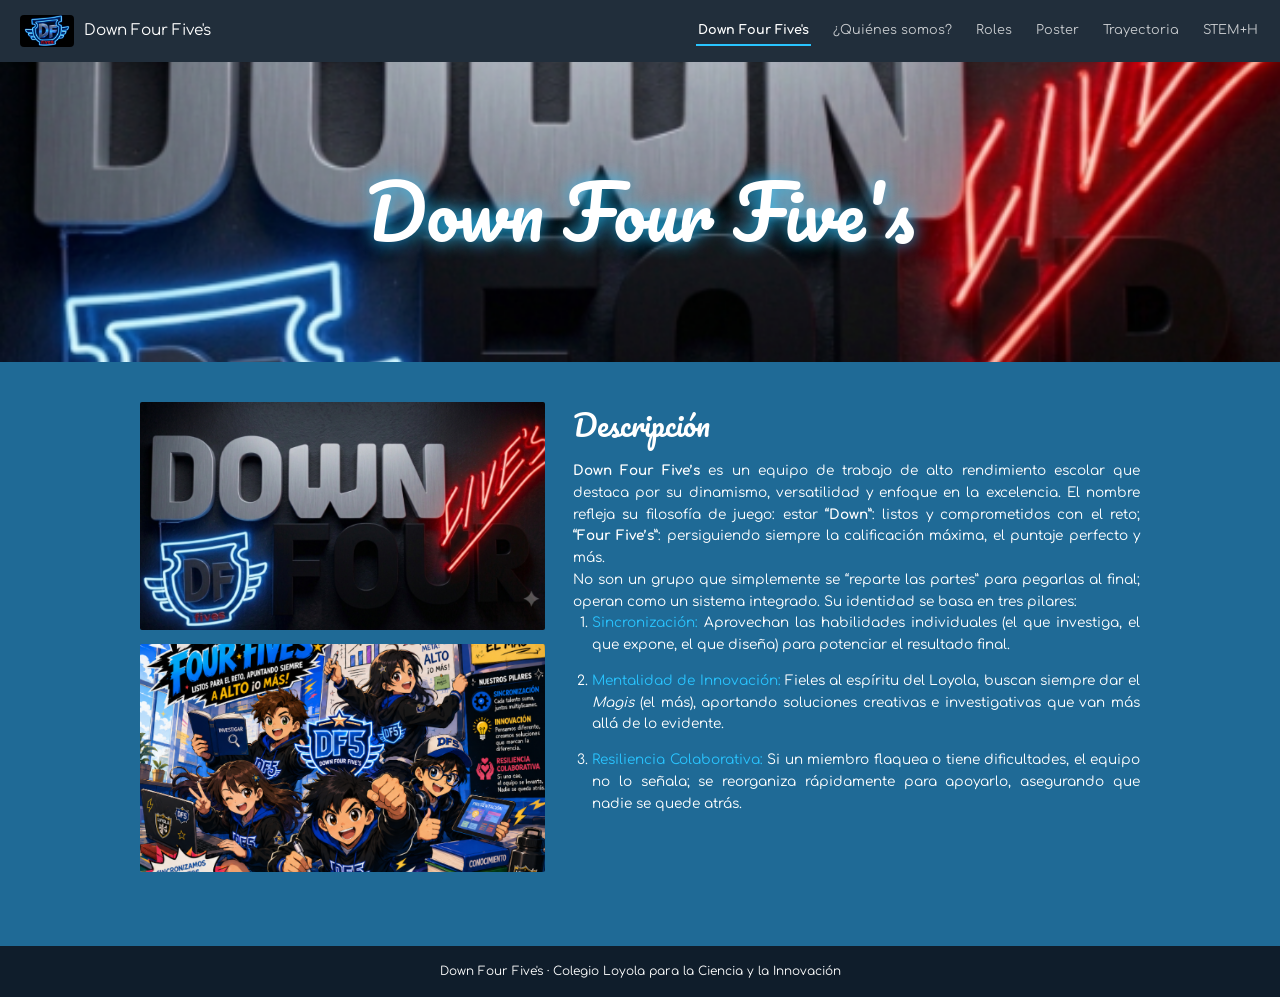
<file: index.html>
<!DOCTYPE html>
<html lang="es">

<head>
  <meta charset="UTF-8">
  <meta name="viewport" content="width=device-width, initial-scale=1">
  <title>Inicio | Down Four Five's</title>
  <link rel="preconnect" href="https://fonts.googleapis.com">
  <link href="https://fonts.googleapis.com/css2?family=Comfortaa:wght@400;700&family=Pacifico&display=swap"
    rel="stylesheet">
  <link rel="stylesheet" href="style.css">
</head>

<body>
  <nav class="nav">
    <a class="logo" href="index.html"><img src="img/logopag.jpeg" alt="Logo Down Four Five's"><span>Down Four
        Five's</span></a>
    <a class="link" data-p="index" href="index.html">Down Four Five's</a>
    <a class="link" data-p="quienes" href="quienes-somos.html">¿Quiénes somos?</a>
    <a class="link" data-p="roles" href="roles.html">Roles</a>
    <a class="link" data-p="poster" href="poster.html">Poster</a>
    <a class="link" data-p="trayectoria" href="trayectoria.html">Trayectoria</a>
    <a class="link" data-p="stem" href="stem-h.html">STEM+H</a>
  </nav>
  <header class="hero">
    <h1>Down Four Five's</h1>
  </header>
  <main class="seccion">
    <div class="contenido descripcion">
      <div><img src="img/baner.png" alt="Banner del equipo"><img src="img/banner-anime.png"
          alt="Ilustración del equipo"></div>
      <div>
        <h2>Descripción</h2>
        <p><strong>Down Four Five’s</strong> es un equipo de trabajo de alto rendimiento escolar que destaca por su
          dinamismo, versatilidad y enfoque en la excelencia. El nombre refleja su filosofía de juego: estar
          <strong>“Down”</strong>: listos y comprometidos con el reto; <strong>“Four Five’s”</strong>: persiguiendo
          siempre la calificación máxima, el puntaje perfecto y más.</p>
        <p>No son un grupo que simplemente se “reparte las partes” para pegarlas al final; operan como un sistema
          integrado. Su identidad se basa en tres pilares:</p>
        <ol class="pilares">
          <li><span class="cian">Sincronización:</span> Aprovechan las habilidades individuales (el que investiga, el
            que expone, el que diseña) para potenciar el resultado final.</li>
          <li><span class="cian">Mentalidad de Innovación:</span> Fieles al espíritu del Loyola, buscan siempre dar el
            <em>Magis</em> (el más), aportando soluciones creativas e investigativas que van más allá de lo evidente.
          </li>
          <li><span class="cian">Resiliencia Colaborativa:</span> Si un miembro flaquea o tiene dificultades, el equipo
            no lo señala; se reorganiza rápidamente para apoyarlo, asegurando que nadie se quede atrás.</li>
        </ol>
      </div>
    </div>
  </main>
  <footer>Down Four Five's · Colegio Loyola para la Ciencia y la Innovación</footer>
  <script>document.querySelector('[data-p="index"]').classList.add('activo');</script>
</body>

</html>
</file>
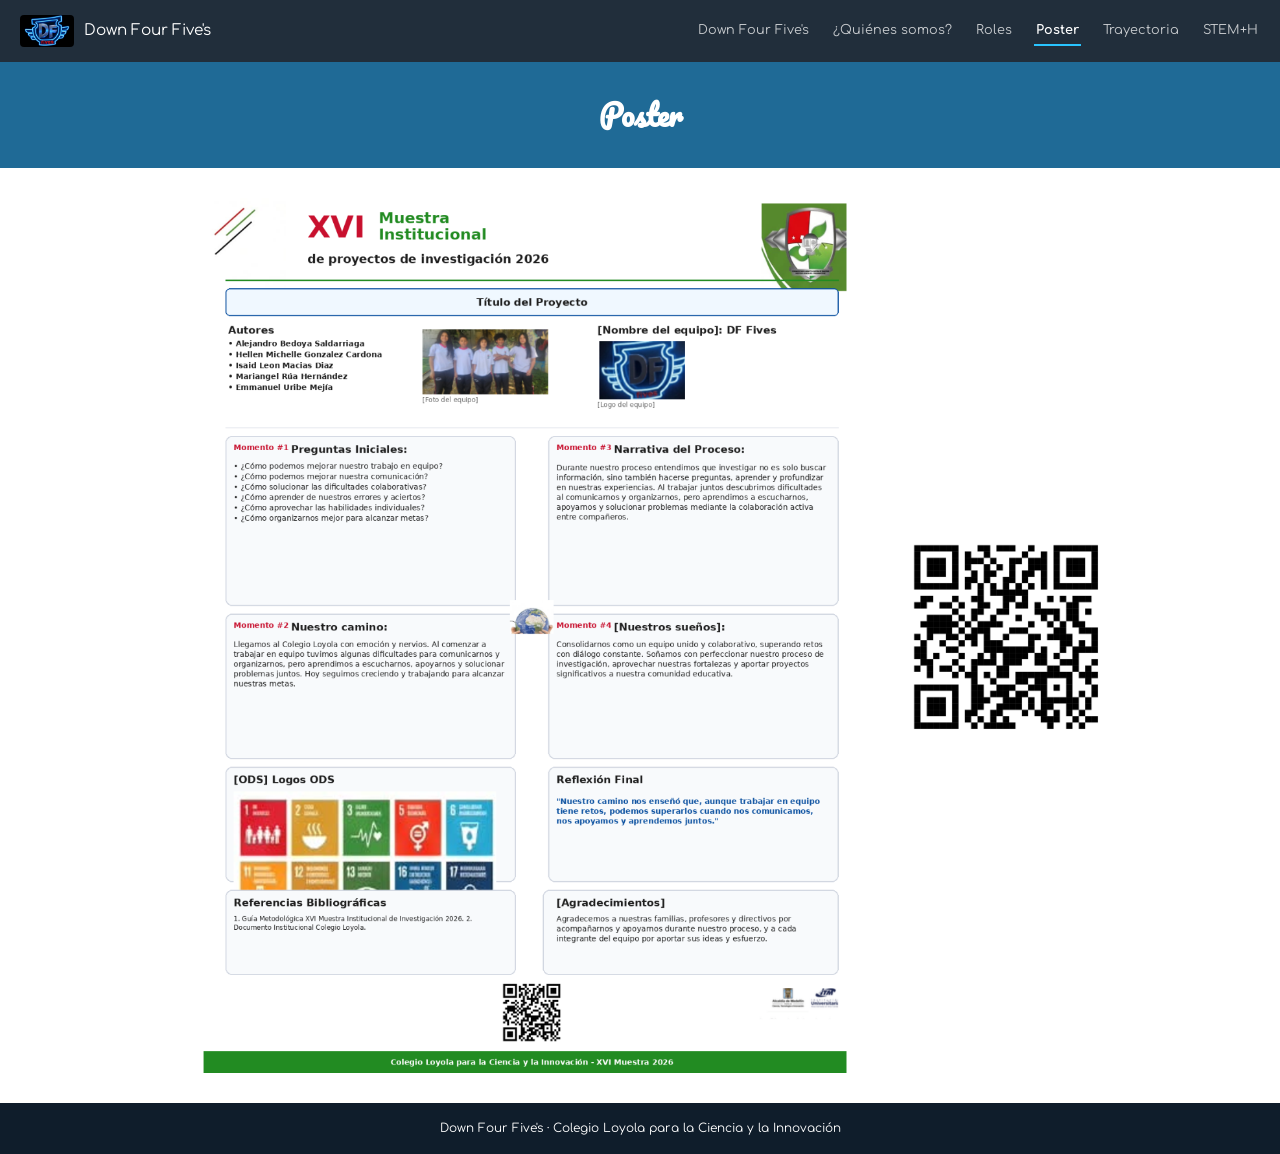
<file: poster.html>
<!DOCTYPE html>
<html lang="es">
<head>
<meta charset="UTF-8">
<meta name="viewport" content="width=device-width, initial-scale=1">
<title>Poster | Down Four Five's</title>
<link rel="preconnect" href="https://fonts.googleapis.com">
<link href="https://fonts.googleapis.com/css2?family=Comfortaa:wght@400;700&family=Pacifico&display=swap" rel="stylesheet">
<link rel="stylesheet" href="style.css">
</head>
<body>
<nav class="nav">
  <a class="logo" href="index.html"><img src="img/logopag.jpeg" alt="Logo Down Four Five's"><span>Down Four Five's</span></a>
  <a class="link" data-p="index" href="index.html">Down Four Five's</a>
  <a class="link" data-p="quienes" href="quienes-somos.html">¿Quiénes somos?</a>
  <a class="link" data-p="roles" href="roles.html">Roles</a>
  <a class="link" data-p="poster" href="poster.html">Poster</a>
  <a class="link" data-p="trayectoria" href="trayectoria.html">Trayectoria</a>
  <a class="link" data-p="stem" href="stem-h.html">STEM+H</a>
</nav>
<h1 class="titulo-poster">Poster</h1>

<main class="poster">

    <article class="poster-hoja">
        <img src="img/Diseño sin título.png" alt="Póster del proyecto Down Four Five's">
    </article>

    <div class="qr">
        <img src="img/qrcode_413594778_11d392b4f3afac4d6be59fc4ef9d8288.png" alt="Código QR para consultar el proyecto">
    </div>

</main>

<footer>Down Four Five's · Colegio Loyola para la Ciencia y la Innovación</footer>
<script>document.querySelector('[data-p="poster"]').classList.add('activo');</script>
</body>
</html>
</file>
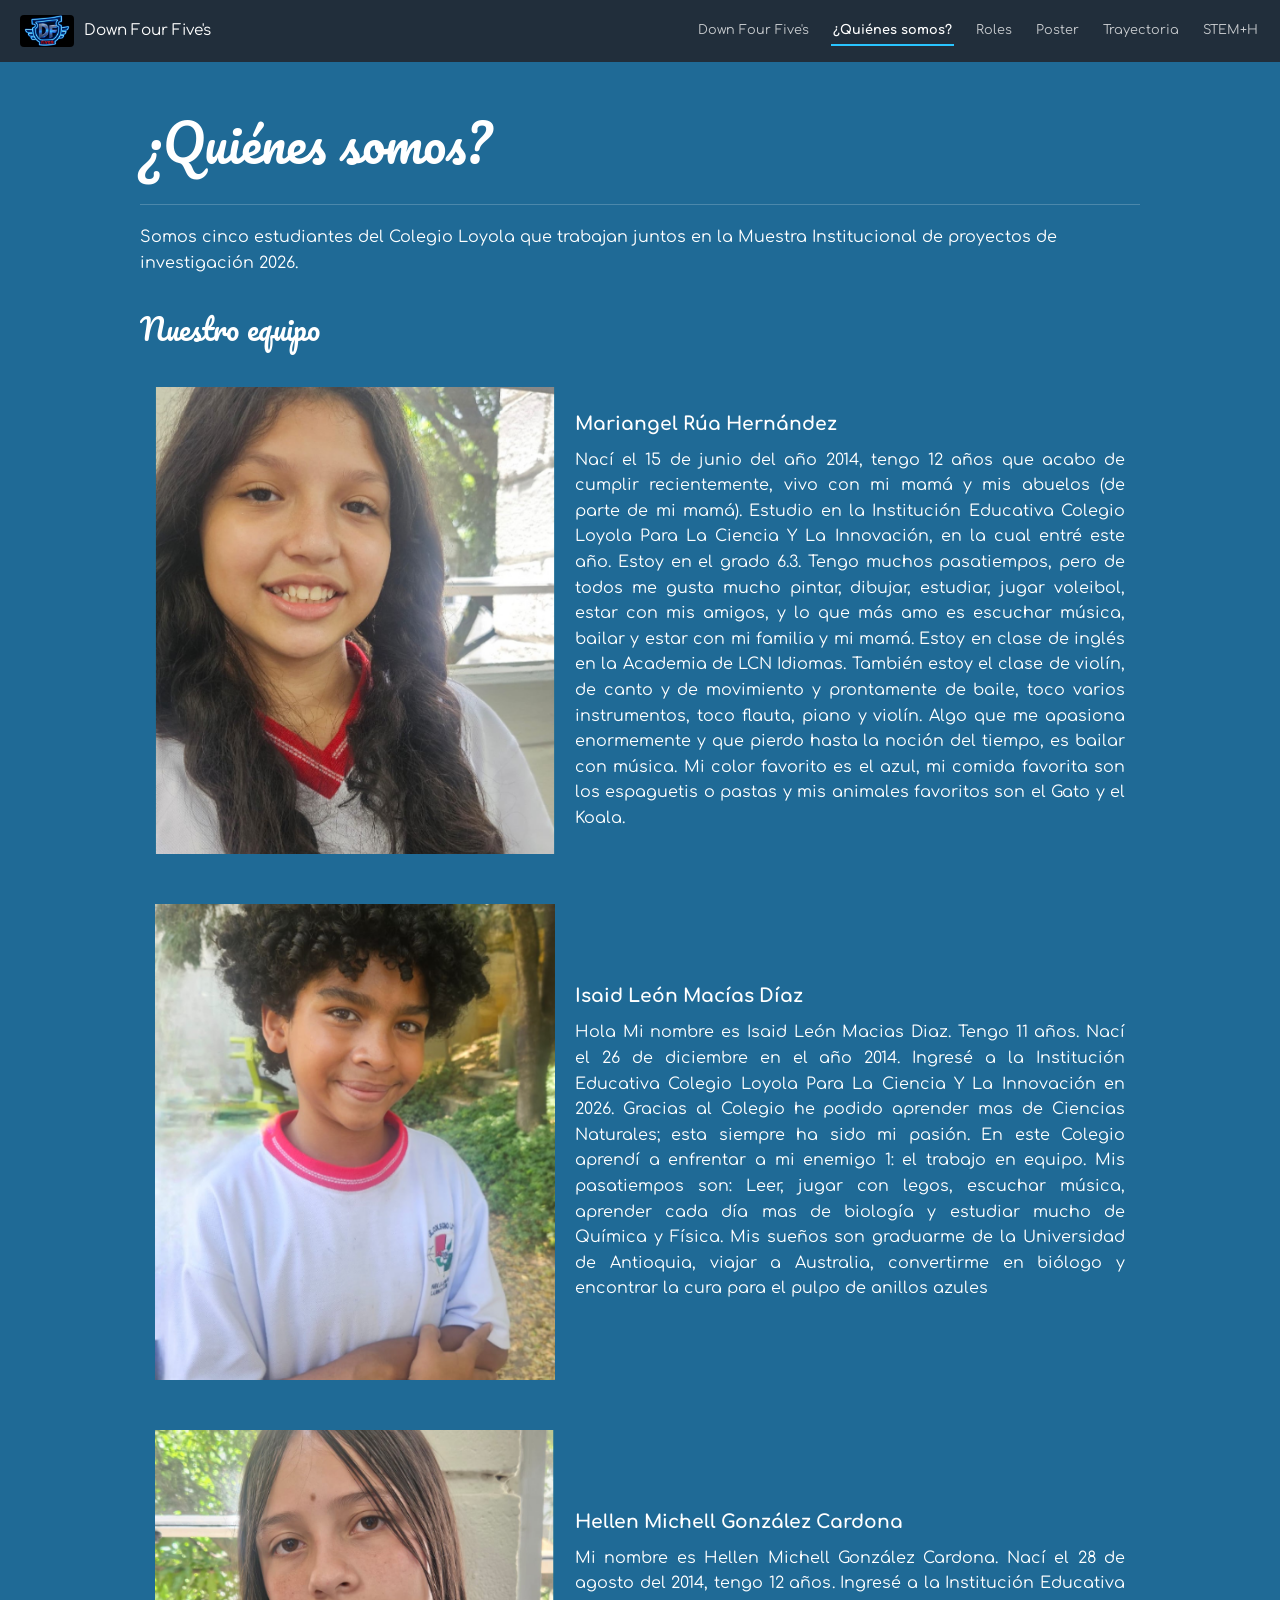
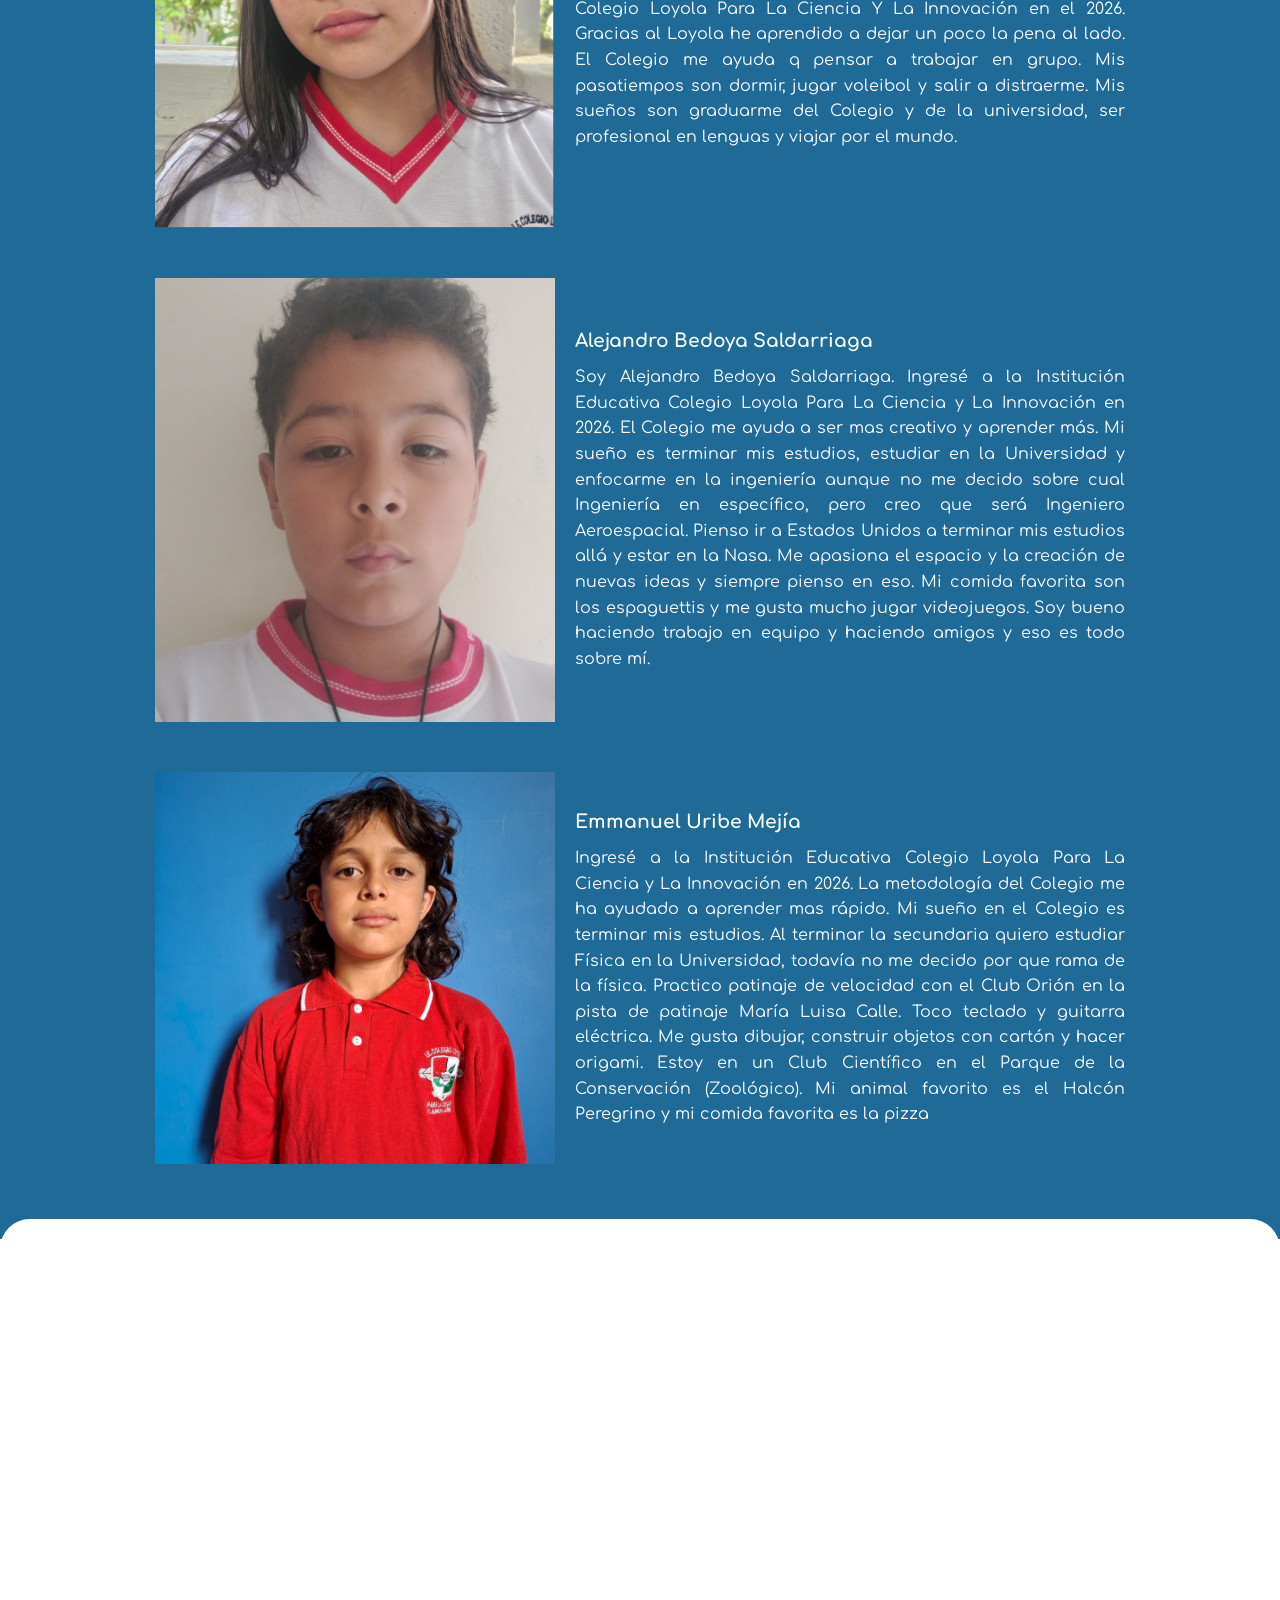
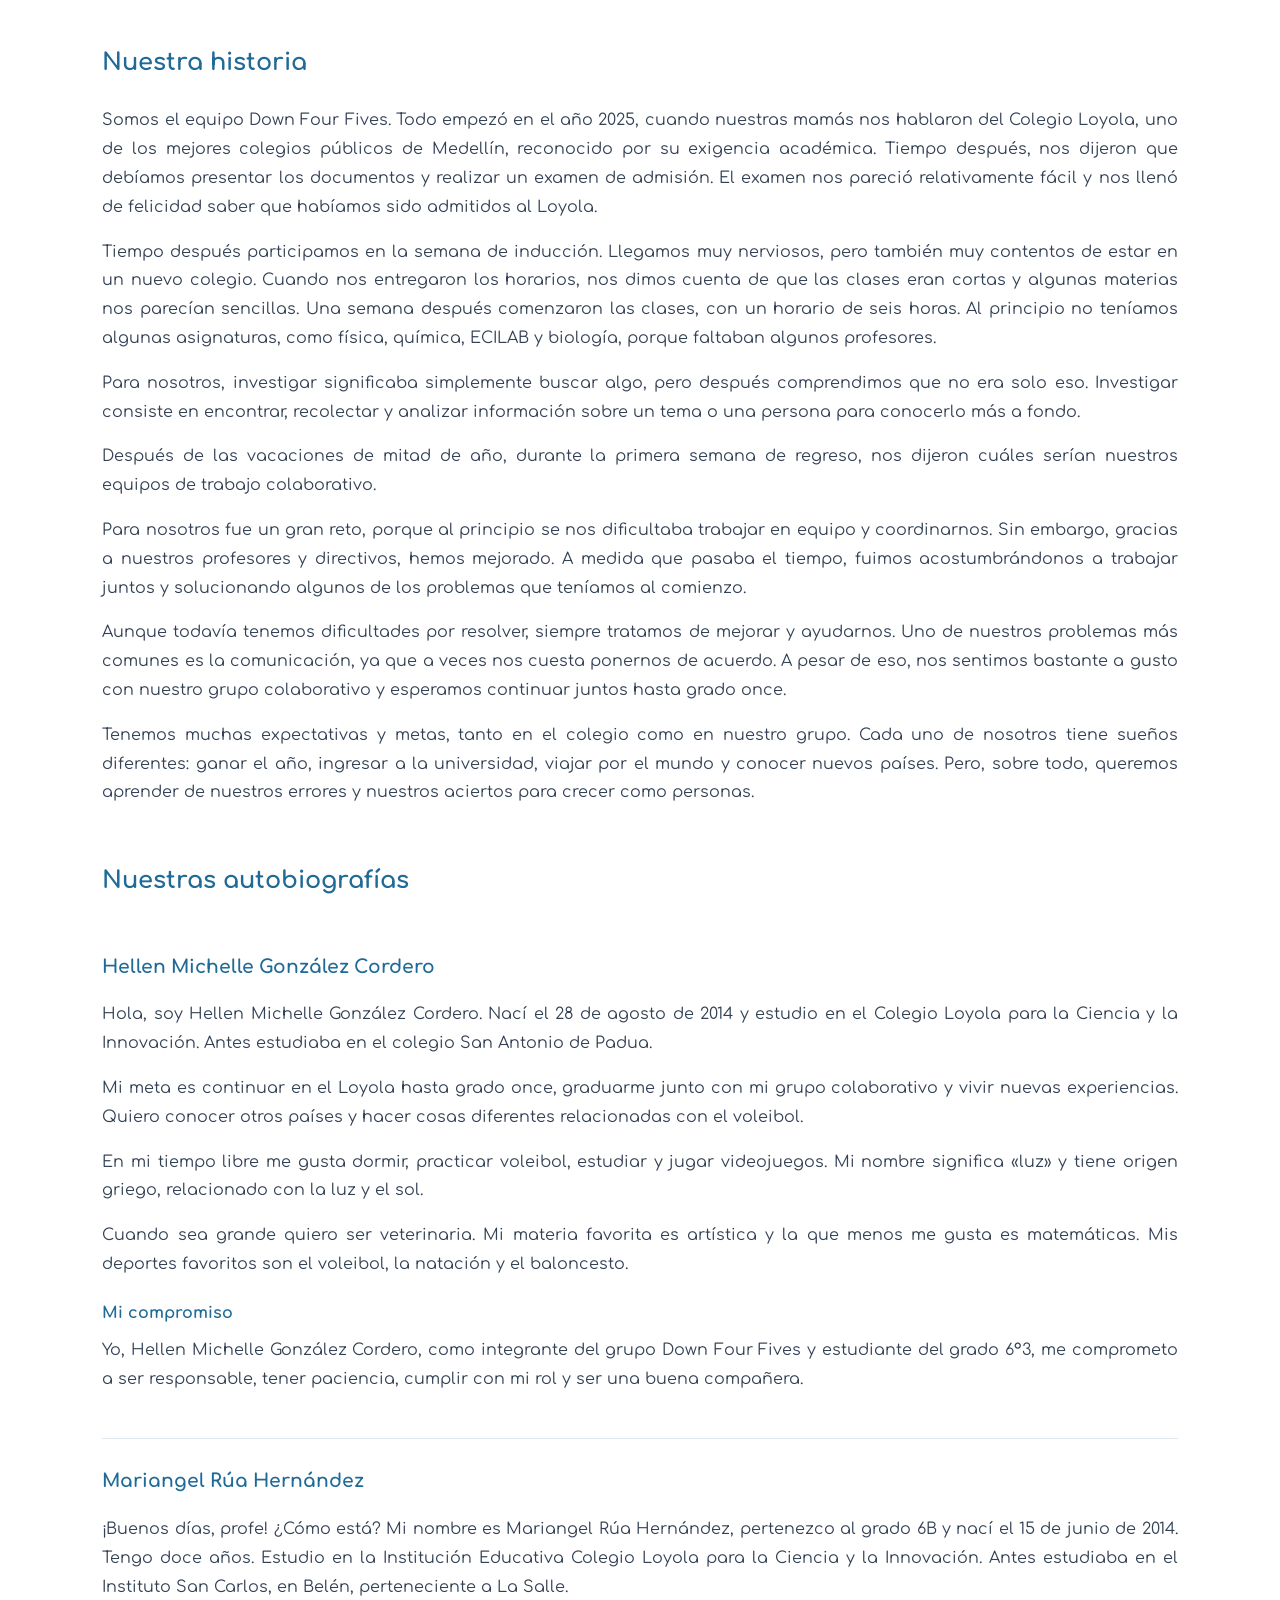
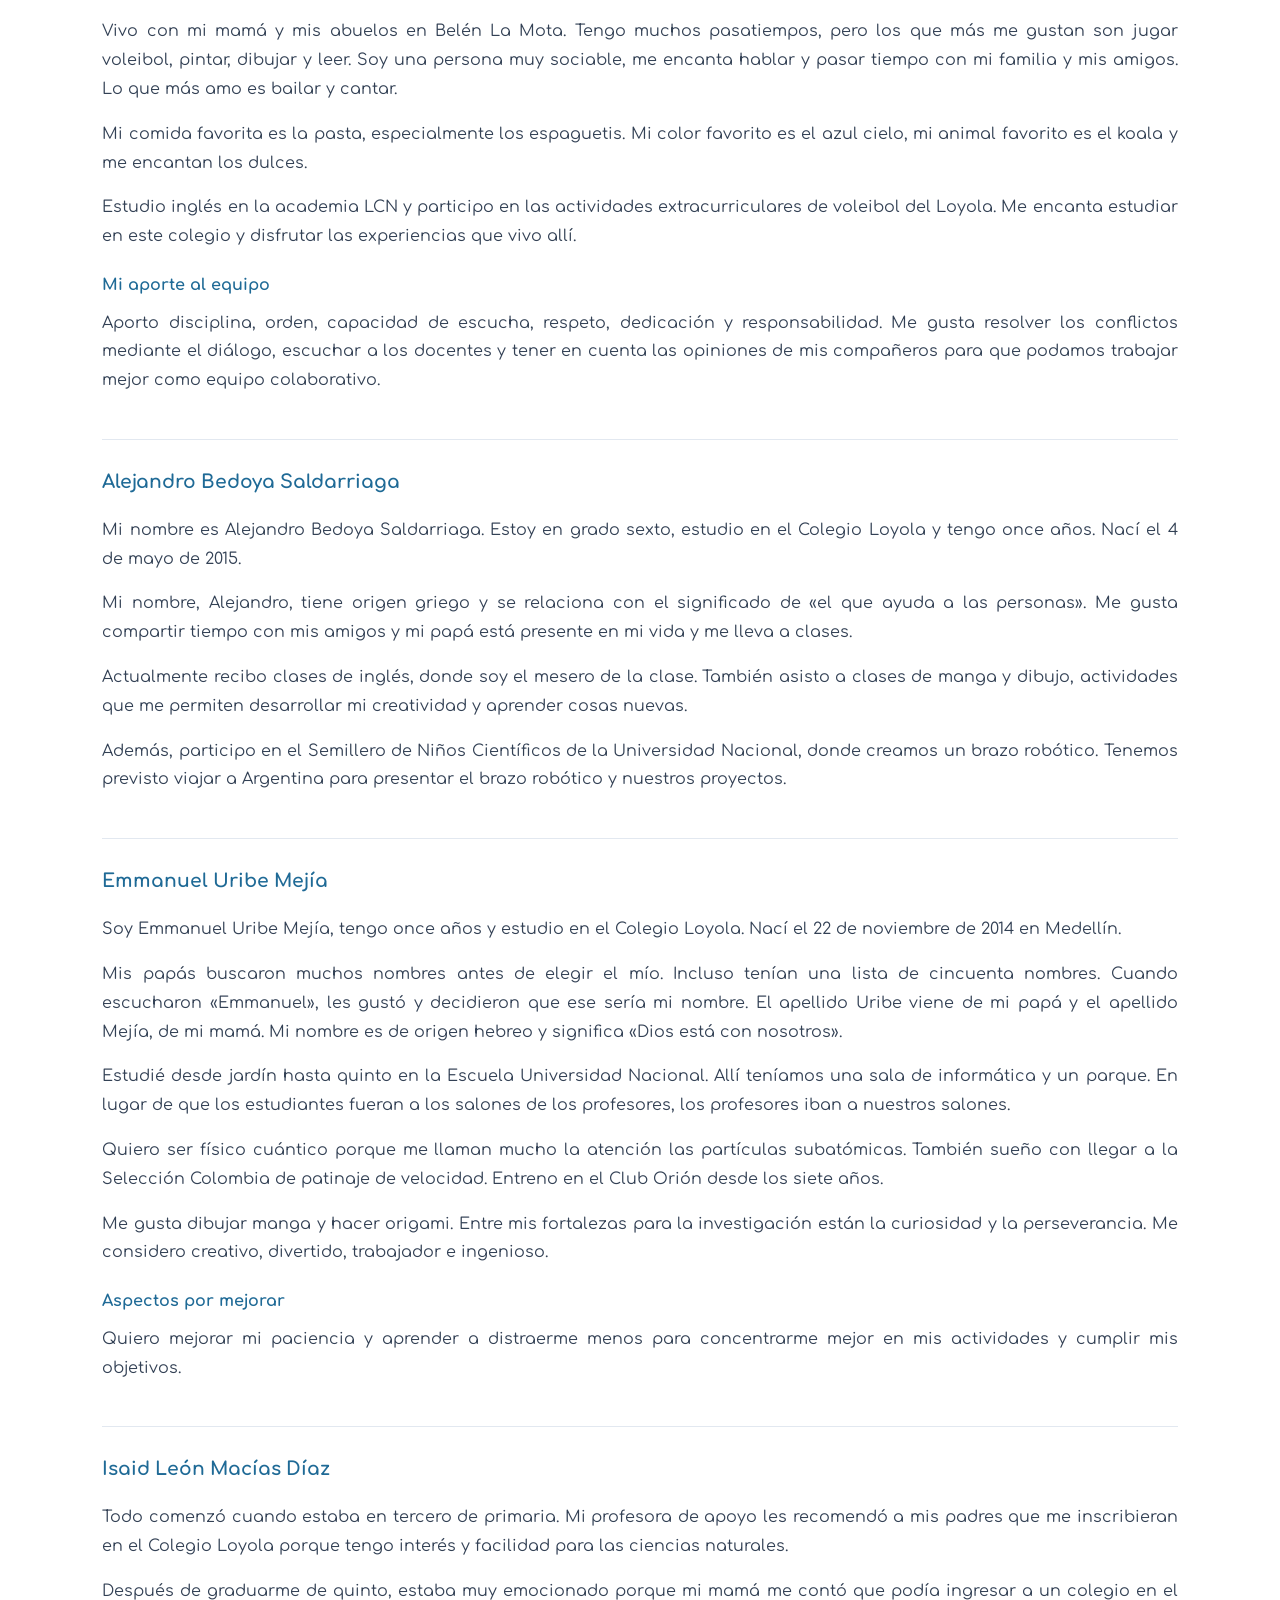
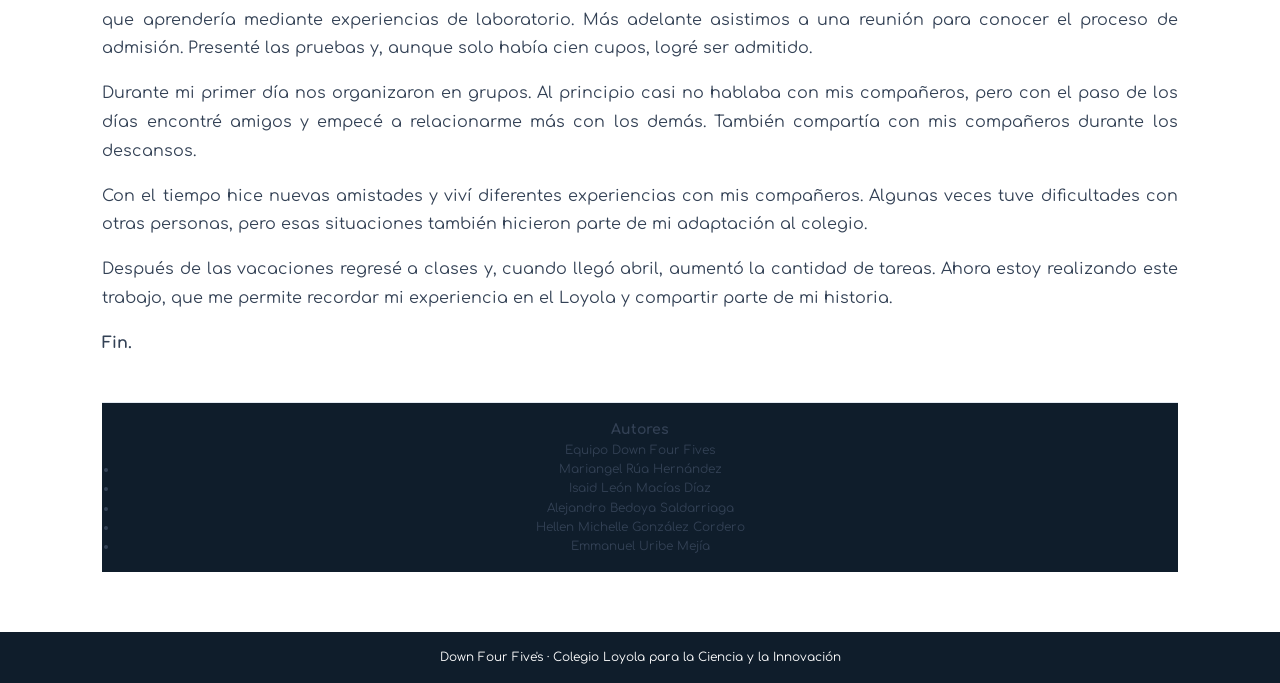
<file: quienes-somos.html>
<!DOCTYPE html>
<html lang="es">
<head>
<meta charset="UTF-8">
<meta name="viewport" content="width=device-width, initial-scale=1">
<title>¿Quiénes somos? | Down Four Five's</title>
<link rel="preconnect" href="https://fonts.googleapis.com">
<link href="https://fonts.googleapis.com/css2?family=Comfortaa:wght@400;700&family=Pacifico&display=swap" rel="stylesheet">
<link rel="stylesheet" href="style.css">
</head>
<body>
<nav class="nav">
  <a class="logo" href="index.html"><img src="img/logopag.jpeg" alt="Logo Down Four Five's"><span>Down Four Five's</span></a>
  <a class="link" data-p="index" href="index.html">Down Four Five's</a>
  <a class="link" data-p="quienes" href="quienes-somos.html">¿Quiénes somos?</a>
  <a class="link" data-p="roles" href="roles.html">Roles</a>
  <a class="link" data-p="poster" href="poster.html">Poster</a>
  <a class="link" data-p="trayectoria" href="trayectoria.html">Trayectoria</a>
  <a class="link" data-p="stem" href="stem-h.html">STEM+H</a>
</nav>
<main class="seccion"><div class="contenido"><h1>¿Quiénes somos?</h1>
<p>Somos cinco estudiantes del Colegio Loyola que trabajan juntos en la Muestra Institucional de proyectos de investigación 2026.</p>

<section class="equipo">
  <h2>Nuestro equipo</h2>

  <div class="lista-integrantes">
    <article class="integrante">
      <img src="img/niño3.png" alt="Foto de Mariangel Rúa Hernández">

      <div class="info-integrante">
        <h3>Mariangel Rúa Hernández</h3>
        <p>
          Nací el 15 de junio del año 2014, tengo 12 años que acabo de cumplir recientemente, vivo con mi mamá y mis
          abuelos (de parte de mi mamá).

          Estudio en la Institución Educativa Colegio Loyola Para La Ciencia Y La Innovación, en la cual entré este año.
          Estoy en el grado 6.3.

          Tengo muchos pasatiempos, pero de todos me gusta mucho pintar, dibujar, estudiar, jugar voleibol, estar con
          mis amigos, y lo que más amo es escuchar música, bailar y estar con mi familia y mi mamá.

          Estoy en clase de inglés en la Academia de LCN Idiomas. También estoy el clase de violín, de canto y de
          movimiento y prontamente de baile, toco varios instrumentos, toco flauta, piano y violín.

          Algo que me apasiona enormemente y que pierdo hasta la noción del tiempo, es bailar con música.

          Mi color favorito es el azul, mi comida favorita son los espaguetis o pastas y mis animales favoritos son el
          Gato y el Koala.
        </p>
      </div>
    </article>

    <article class="integrante">
      <img src="img/niño5.png" alt="Foto de Isaid León Macías Díaz">

      <div class="info-integrante">
        <h3>Isaid León Macías Díaz</h3>
        <p>
          Hola

          Mi nombre es Isaid León Macias Diaz.

          Tengo 11 años. Nací el 26 de diciembre en el año 2014.

          Ingresé a la Institución Educativa Colegio Loyola Para La Ciencia Y La Innovación en 2026. Gracias al Colegio
          he podido aprender mas de Ciencias Naturales; esta siempre ha sido mi pasión. En este Colegio aprendí a
          enfrentar a mi enemigo 1: el trabajo en equipo.

          Mis pasatiempos son:

          Leer, jugar con legos, escuchar música, aprender cada día mas de biología y estudiar mucho de Química y
          Física.

          Mis sueños son graduarme de la Universidad de Antioquia, viajar a Australia, convertirme en biólogo y
          encontrar la cura para el pulpo de anillos azules
        </p>
      </div>
    </article>

    <article class="integrante">
      <img src="img/niño4.png" alt="Foto de Hellen Michell González Cardona">

      <div class="info-integrante">
        <h3>Hellen Michell González Cardona</h3>
        <p>
          Mi nombre es Hellen Michell González Cardona. Nací el 28 de agosto del 2014, tengo 12 años.

          Ingresé a la Institución Educativa Colegio Loyola Para La Ciencia Y La Innovación en el 2026. Gracias al
          Loyola he aprendido a dejar un poco la pena al lado. El Colegio me ayuda q pensar a trabajar en grupo.

          Mis pasatiempos son dormir, jugar voleibol y salir a distraerme.

          Mis sueños son graduarme del Colegio y de la universidad, ser profesional en lenguas y viajar por el mundo.
        </p>
      </div>
    </article>

    <article class="integrante">
      <img src="img/niño2.png" alt="Foto de Alejandro Bedoya Saldarriaga">

      <div class="info-integrante">
        <h3>Alejandro Bedoya Saldarriaga</h3>
        <p>
          Soy Alejandro Bedoya Saldarriaga.

          Ingresé a la Institución Educativa Colegio Loyola Para La Ciencia y La Innovación en 2026. El Colegio me ayuda
          a ser mas creativo y aprender más.

          Mi sueño es terminar mis estudios, estudiar en la Universidad y enfocarme en la ingeniería aunque no me decido
          sobre cual Ingeniería en específico, pero creo que será Ingeniero Aeroespacial.

          Pienso ir a Estados Unidos a terminar mis estudios allá y estar en la Nasa.

          Me apasiona el espacio y la creación de nuevas ideas y siempre pienso en eso.

          Mi comida favorita son los espaguettis y me gusta mucho jugar videojuegos.

          Soy bueno haciendo trabajo en equipo y haciendo amigos y eso es todo sobre mí.
        </p>
      </div>
    </article>

    <article class="integrante">
      <img src="img/niño1.png" alt="Foto de Emmanuel Uribe Mejía">

      <div class="info-integrante">
        <h3>Emmanuel Uribe Mejía</h3>
        <p>
          Ingresé a la Institución Educativa Colegio Loyola Para La Ciencia y La Innovación en 2026. La metodología del
          Colegio me ha ayudado a aprender mas rápido. Mi sueño en el Colegio es terminar mis estudios.

          Al terminar la secundaria quiero estudiar Física en la Universidad, todavía no me decido por que rama de la
          física.

          Practico patinaje de velocidad con el Club Orión en la pista de patinaje María Luisa Calle.

          Toco teclado y guitarra eléctrica. Me gusta dibujar, construir objetos con cartón y hacer origami.

          Estoy en un Club Científico en el Parque de la Conservación (Zoológico). Mi animal favorito es el Halcón
          Peregrino
          y mi comida favorita es la pizza
        </p>
      </div>
    </article>

    </div>
</section>

</main>
<section class="quienes-somos-texto">

<div class="video-equipo">
    <iframe width="560" height="315" src="https://www.youtube.com/embed/0y8ZuIVd-Ns?si=WkC-UTnBPg0IHu-x" title="YouTube video player" frameborder="0" allow="accelerometer; autoplay; clipboard-write; encrypted-media; gyroscope; picture-in-picture; web-share" referrerpolicy="strict-origin-when-cross-origin" allowfullscreen></iframe>
  
</div>

    <h2>Nuestra historia</h2>

    <article class="relato-grupal">
        <p>
            Somos el equipo Down Four Fives. Todo empezó en el año 2025,
            cuando nuestras mamás nos hablaron del Colegio Loyola, uno
            de los mejores colegios públicos de Medellín, reconocido
            por su exigencia académica. Tiempo después, nos dijeron que
            debíamos presentar los documentos y realizar un examen de
            admisión. El examen nos pareció relativamente fácil y nos
            llenó de felicidad saber que habíamos sido admitidos al Loyola.
        </p>

        <p>
            Tiempo después participamos en la semana de inducción.
            Llegamos muy nerviosos, pero también muy contentos de estar
            en un nuevo colegio. Cuando nos entregaron los horarios,
            nos dimos cuenta de que las clases eran cortas y algunas
            materias nos parecían sencillas. Una semana después
            comenzaron las clases, con un horario de seis horas.
            Al principio no teníamos algunas asignaturas, como física,
            química, ECILAB y biología, porque faltaban algunos profesores.
        </p>

        <p>
            Para nosotros, investigar significaba simplemente buscar
            algo, pero después comprendimos que no era solo eso.
            Investigar consiste en encontrar, recolectar y analizar
            información sobre un tema o una persona para conocerlo
            más a fondo.
        </p>

        <p>
            Después de las vacaciones de mitad de año, durante la
            primera semana de regreso, nos dijeron cuáles serían
            nuestros equipos de trabajo colaborativo.
        </p>

        <p>
            Para nosotros fue un gran reto, porque al principio se
            nos dificultaba trabajar en equipo y coordinarnos.
            Sin embargo, gracias a nuestros profesores y directivos,
            hemos mejorado. A medida que pasaba el tiempo, fuimos
            acostumbrándonos a trabajar juntos y solucionando algunos
            de los problemas que teníamos al comienzo.
        </p>

        <p>
            Aunque todavía tenemos dificultades por resolver,
            siempre tratamos de mejorar y ayudarnos. Uno de nuestros
            problemas más comunes es la comunicación, ya que a veces
            nos cuesta ponernos de acuerdo. A pesar de eso, nos
            sentimos bastante a gusto con nuestro grupo colaborativo
            y esperamos continuar juntos hasta grado once.
        </p>

        <p>
            Tenemos muchas expectativas y metas, tanto en el colegio
            como en nuestro grupo. Cada uno de nosotros tiene sueños
            diferentes: ganar el año, ingresar a la universidad,
            viajar por el mundo y conocer nuevos países. Pero,
            sobre todo, queremos aprender de nuestros errores
            y nuestros aciertos para crecer como personas.
        </p>
    </article>

    <h2>Nuestras autobiografías</h2>

    <article class="autobiografia">
        <h3>Hellen Michelle González Cordero</h3>

        <p>
            Hola, soy Hellen Michelle González Cordero. Nací el
            28 de agosto de 2014 y estudio en el Colegio Loyola
            para la Ciencia y la Innovación. Antes estudiaba en
            el colegio San Antonio de Padua.
        </p>

        <p>
            Mi meta es continuar en el Loyola hasta grado once,
            graduarme junto con mi grupo colaborativo y vivir
            nuevas experiencias. Quiero conocer otros países
            y hacer cosas diferentes relacionadas con el voleibol.
        </p>

        <p>
            En mi tiempo libre me gusta dormir, practicar voleibol,
            estudiar y jugar videojuegos. Mi nombre significa
            «luz» y tiene origen griego, relacionado con la luz
            y el sol.
        </p>

        <p>
            Cuando sea grande quiero ser veterinaria. Mi materia
            favorita es artística y la que menos me gusta es
            matemáticas. Mis deportes favoritos son el voleibol,
            la natación y el baloncesto.
        </p>

        <h4>Mi compromiso</h4>

        <p>
            Yo, Hellen Michelle González Cordero, como integrante
            del grupo Down Four Fives y estudiante del grado 6°3,
            me comprometo a ser responsable, tener paciencia,
            cumplir con mi rol y ser una buena compañera.
        </p>
    </article>

    <article class="autobiografia">
        <h3>Mariangel Rúa Hernández</h3>

        <p>
            ¡Buenos días, profe! ¿Cómo está? Mi nombre es Mariangel
            Rúa Hernández, pertenezco al grado 6B y nací el
            15 de junio de 2014. Tengo doce años. Estudio en la
            Institución Educativa Colegio Loyola para la Ciencia
            y la Innovación. Antes estudiaba en el Instituto
            San Carlos, en Belén, perteneciente a La Salle.
        </p>

        <p>
            Vivo con mi mamá y mis abuelos en Belén La Mota.
            Tengo muchos pasatiempos, pero los que más me gustan
            son jugar voleibol, pintar, dibujar y leer. Soy una
            persona muy sociable, me encanta hablar y pasar tiempo
            con mi familia y mis amigos. Lo que más amo es bailar
            y cantar.
        </p>

        <p>
            Mi comida favorita es la pasta, especialmente los
            espaguetis. Mi color favorito es el azul cielo,
            mi animal favorito es el koala y me encantan los dulces.
        </p>

        <p>
            Estudio inglés en la academia LCN y participo en las
            actividades extracurriculares de voleibol del Loyola.
            Me encanta estudiar en este colegio y disfrutar
            las experiencias que vivo allí.
        </p>

        <h4>Mi aporte al equipo</h4>

        <p>
            Aporto disciplina, orden, capacidad de escucha,
            respeto, dedicación y responsabilidad. Me gusta
            resolver los conflictos mediante el diálogo,
            escuchar a los docentes y tener en cuenta las
            opiniones de mis compañeros para que podamos
            trabajar mejor como equipo colaborativo.
        </p>
    </article>

    <article class="autobiografia">
        <h3>Alejandro Bedoya Saldarriaga</h3>

        <p>
            Mi nombre es Alejandro Bedoya Saldarriaga. Estoy en
            grado sexto, estudio en el Colegio Loyola y tengo
            once años. Nací el 4 de mayo de 2015.
        </p>

        <p>
            Mi nombre, Alejandro, tiene origen griego y se relaciona
            con el significado de «el que ayuda a las personas».
            Me gusta compartir tiempo con mis amigos y mi papá
            está presente en mi vida y me lleva a clases.
        </p>

        <p>
            Actualmente recibo clases de inglés, donde soy el
            mesero de la clase. También asisto a clases de manga
            y dibujo, actividades que me permiten desarrollar
            mi creatividad y aprender cosas nuevas.
        </p>

        <p>
            Además, participo en el Semillero de Niños Científicos
            de la Universidad Nacional, donde creamos un brazo
            robótico. Tenemos previsto viajar a Argentina para
            presentar el brazo robótico y nuestros proyectos.
        </p>
    </article>

    <article class="autobiografia">
        <h3>Emmanuel Uribe Mejía</h3>

        <p>
            Soy Emmanuel Uribe Mejía, tengo once años y estudio
            en el Colegio Loyola. Nací el 22 de noviembre de 2014
            en Medellín.
        </p>

        <p>
            Mis papás buscaron muchos nombres antes de elegir
            el mío. Incluso tenían una lista de cincuenta nombres.
            Cuando escucharon «Emmanuel», les gustó y decidieron
            que ese sería mi nombre. El apellido Uribe viene
            de mi papá y el apellido Mejía, de mi mamá.
            Mi nombre es de origen hebreo y significa
            «Dios está con nosotros».
        </p>

        <p>
            Estudié desde jardín hasta quinto en la Escuela
            Universidad Nacional. Allí teníamos una sala de
            informática y un parque. En lugar de que los estudiantes
            fueran a los salones de los profesores, los profesores
            iban a nuestros salones.
        </p>

        <p>
            Quiero ser físico cuántico porque me llaman mucho
            la atención las partículas subatómicas. También
            sueño con llegar a la Selección Colombia de patinaje
            de velocidad. Entreno en el Club Orión desde los
            siete años.
        </p>

        <p>
            Me gusta dibujar manga y hacer origami. Entre mis
            fortalezas para la investigación están la curiosidad
            y la perseverancia. Me considero creativo, divertido,
            trabajador e ingenioso.
        </p>

        <h4>Aspectos por mejorar</h4>

        <p>
            Quiero mejorar mi paciencia y aprender a distraerme
            menos para concentrarme mejor en mis actividades
            y cumplir mis objetivos.
        </p>
    </article>

    <article class="autobiografia">
        <h3>Isaid León Macías Díaz</h3>

        <p>
            Todo comenzó cuando estaba en tercero de primaria.
            Mi profesora de apoyo les recomendó a mis padres
            que me inscribieran en el Colegio Loyola porque
            tengo interés y facilidad para las ciencias naturales.
        </p>

        <p>
            Después de graduarme de quinto, estaba muy emocionado
            porque mi mamá me contó que podía ingresar a un colegio
            en el que aprendería mediante experiencias de laboratorio.
            Más adelante asistimos a una reunión para conocer
            el proceso de admisión. Presenté las pruebas y,
            aunque solo había cien cupos, logré ser admitido.
        </p>

        <p>
            Durante mi primer día nos organizaron en grupos.
            Al principio casi no hablaba con mis compañeros,
            pero con el paso de los días encontré amigos y
            empecé a relacionarme más con los demás. También
            compartía con mis compañeros durante los descansos.
        </p>

        <p>
            Con el tiempo hice nuevas amistades y viví diferentes
            experiencias con mis compañeros. Algunas veces tuve
            dificultades con otras personas, pero esas situaciones
            también hicieron parte de mi adaptación al colegio.
        </p>

        <p>
            Después de las vacaciones regresé a clases y,
            cuando llegó abril, aumentó la cantidad de tareas.
            Ahora estoy realizando este trabajo, que me permite
            recordar mi experiencia en el Loyola y compartir
            parte de mi historia.
        </p>

        <p><strong>Fin.</strong></p>
    </article>

    <footer class="autores">
        <h3>Autores</h3>

        <p>Equipo Down Four Fives</p>

        <ul>
            <li>Mariangel Rúa Hernández</li>
            <li>Isaid León Macías Díaz</li>
            <li>Alejandro Bedoya Saldarriaga</li>
            <li>Hellen Michelle González Cordero</li>
            <li>Emmanuel Uribe Mejía</li>
        </ul>
    </footer>

</section>
<footer>Down Four Five's · Colegio Loyola para la Ciencia y la Innovación</footer>
<script>document.querySelector('[data-p="quienes"]').classList.add('activo');</script>
</body>
</html>
</file>
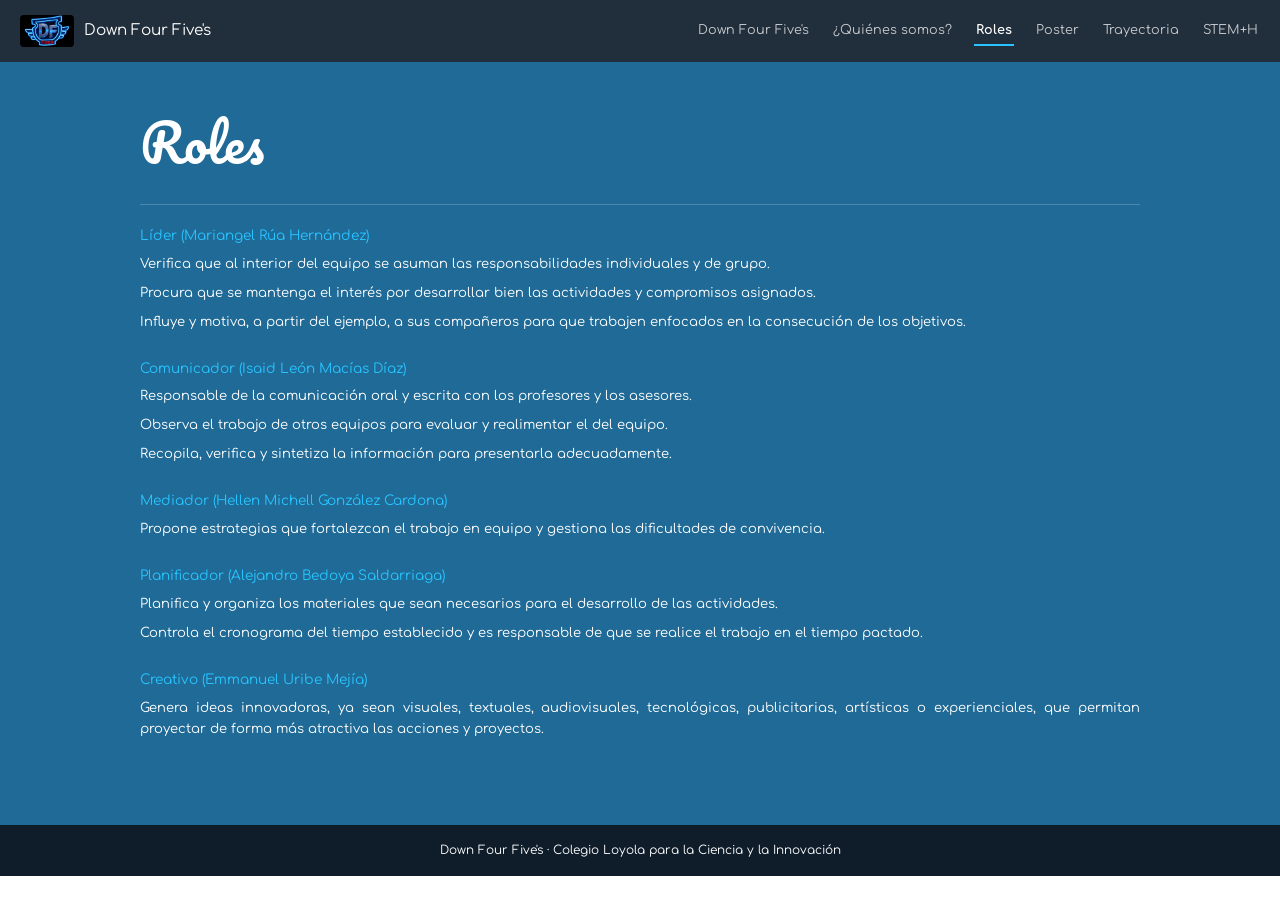
<file: roles.html>
<!DOCTYPE html>
<html lang="es">
<head>
<meta charset="UTF-8">
<meta name="viewport" content="width=device-width, initial-scale=1">
<title>Roles | Down Four Five's</title>
<link rel="preconnect" href="https://fonts.googleapis.com">
<link href="https://fonts.googleapis.com/css2?family=Comfortaa:wght@400;700&family=Pacifico&display=swap" rel="stylesheet">
<link rel="stylesheet" href="style.css">
</head>
<body>
<nav class="nav">
  <a class="logo" href="index.html"><img src="img/logopag.jpeg" alt="Logo Down Four Five's"><span>Down Four Five's</span></a>
  <a class="link" data-p="index" href="index.html">Down Four Five's</a>
  <a class="link" data-p="quienes" href="quienes-somos.html">¿Quiénes somos?</a>
  <a class="link" data-p="roles" href="roles.html">Roles</a>
  <a class="link" data-p="poster" href="poster.html">Poster</a>
  <a class="link" data-p="trayectoria" href="trayectoria.html">Trayectoria</a>
  <a class="link" data-p="stem" href="stem-h.html">STEM+H</a>
</nav>
<main class="seccion"><div class="contenido"><h1>Roles</h1>
<section class="rol"><h3>Líder (Mariangel Rúa Hernández)</h3>
<p>Verifica que al interior del equipo se asuman las responsabilidades individuales y de grupo.</p>
<p>Procura que se mantenga el interés por desarrollar bien las actividades y compromisos asignados.</p>
<p>Influye y motiva, a partir del ejemplo, a sus compañeros para que trabajen enfocados en la consecución de los objetivos.</p></section>
<section class="rol"><h3>Comunicador (Isaid León Macías Díaz)</h3>
<p>Responsable de la comunicación oral y escrita con los profesores y los asesores.</p>
<p>Observa el trabajo de otros equipos para evaluar y realimentar el del equipo.</p>
<p>Recopila, verifica y sintetiza la información para presentarla adecuadamente.</p></section>
<section class="rol"><h3>Mediador (Hellen Michell González Cardona)</h3>
<p>Propone estrategias que fortalezcan el trabajo en equipo y gestiona las dificultades de convivencia.</p></section>
<section class="rol"><h3>Planificador (Alejandro Bedoya Saldarriaga)</h3>
<p>Planifica y organiza los materiales que sean necesarios para el desarrollo de las actividades.</p>
<p>Controla el cronograma del tiempo establecido y es responsable de que se realice el trabajo en el tiempo pactado.</p></section>
<section class="rol"><h3>Creativo (Emmanuel Uribe Mejía)</h3>
<p>Genera ideas innovadoras, ya sean visuales, textuales, audiovisuales, tecnológicas, publicitarias, artísticas o experienciales, que permitan proyectar de forma más atractiva las acciones y proyectos.</p></section>
</div></main>
<footer>Down Four Five's · Colegio Loyola para la Ciencia y la Innovación</footer>
<script>document.querySelector('[data-p="roles"]').classList.add('activo');</script>
</body>
</html>
</file>
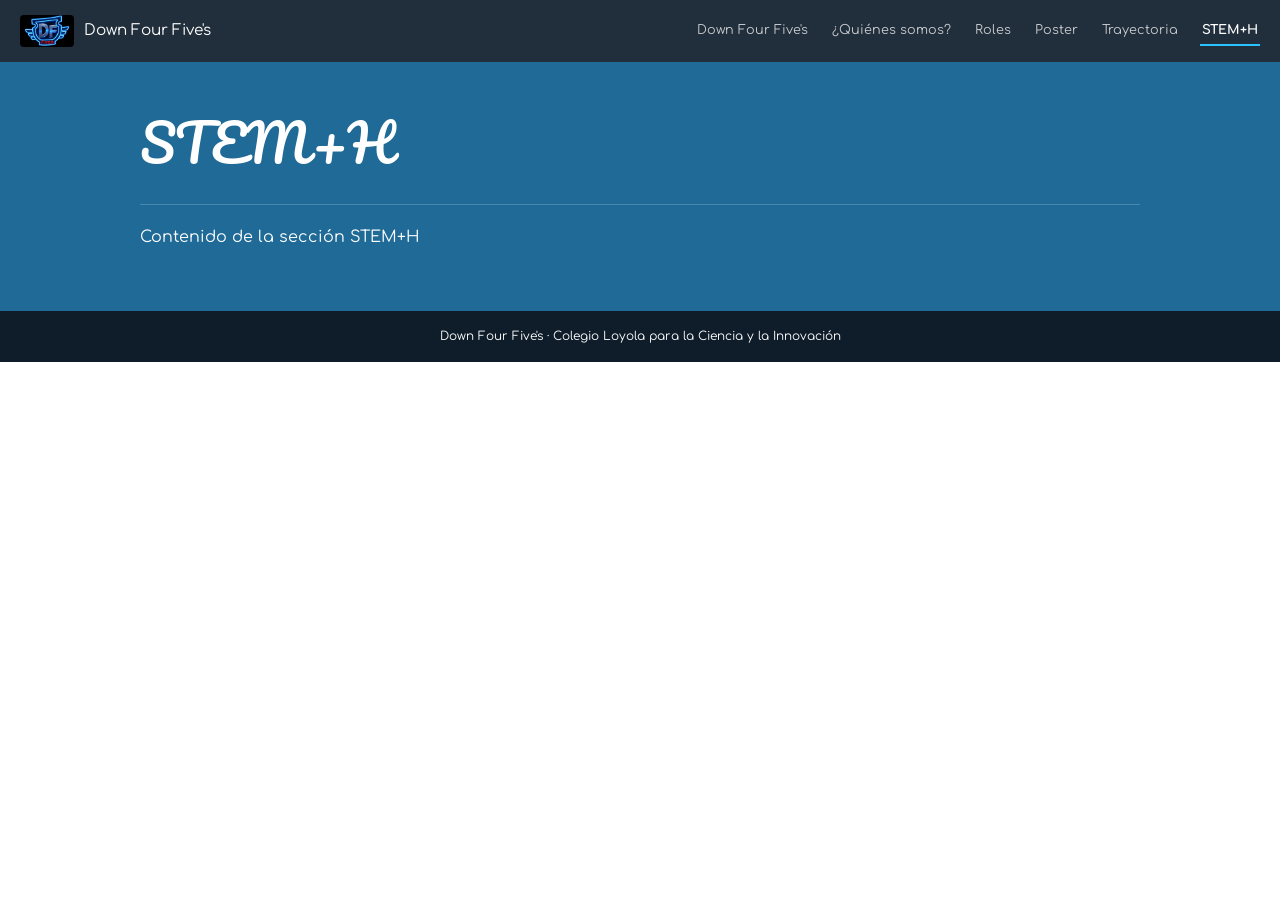
<file: stem-h.html>
<!DOCTYPE html>
<html lang="es">
<head>
<meta charset="UTF-8">
<meta name="viewport" content="width=device-width, initial-scale=1">
<title>STEM+H | Down Four Five's</title>
<link rel="preconnect" href="https://fonts.googleapis.com">
<link href="https://fonts.googleapis.com/css2?family=Comfortaa:wght@400;700&family=Pacifico&display=swap" rel="stylesheet">
<link rel="stylesheet" href="style.css">
</head>
<body>
<nav class="nav">
  <a class="logo" href="index.html"><img src="img/logopag.jpeg" alt="Logo Down Four Five's"><span>Down Four Five's</span></a>
  <a class="link" data-p="index" href="index.html">Down Four Five's</a>
  <a class="link" data-p="quienes" href="quienes-somos.html">¿Quiénes somos?</a>
  <a class="link" data-p="roles" href="roles.html">Roles</a>
  <a class="link" data-p="poster" href="poster.html">Poster</a>
  <a class="link" data-p="trayectoria" href="trayectoria.html">Trayectoria</a>
  <a class="link" data-p="stem" href="stem-h.html">STEM+H</a>
</nav>
<main class="seccion"><div class="contenido"><h1>STEM+H</h1><p>Contenido de la sección STEM+H</p></div></main>
<footer>Down Four Five's · Colegio Loyola para la Ciencia y la Innovación</footer>
<script>document.querySelector('[data-p="stem"]').classList.add('activo');</script>
</body>
</html>
</file>
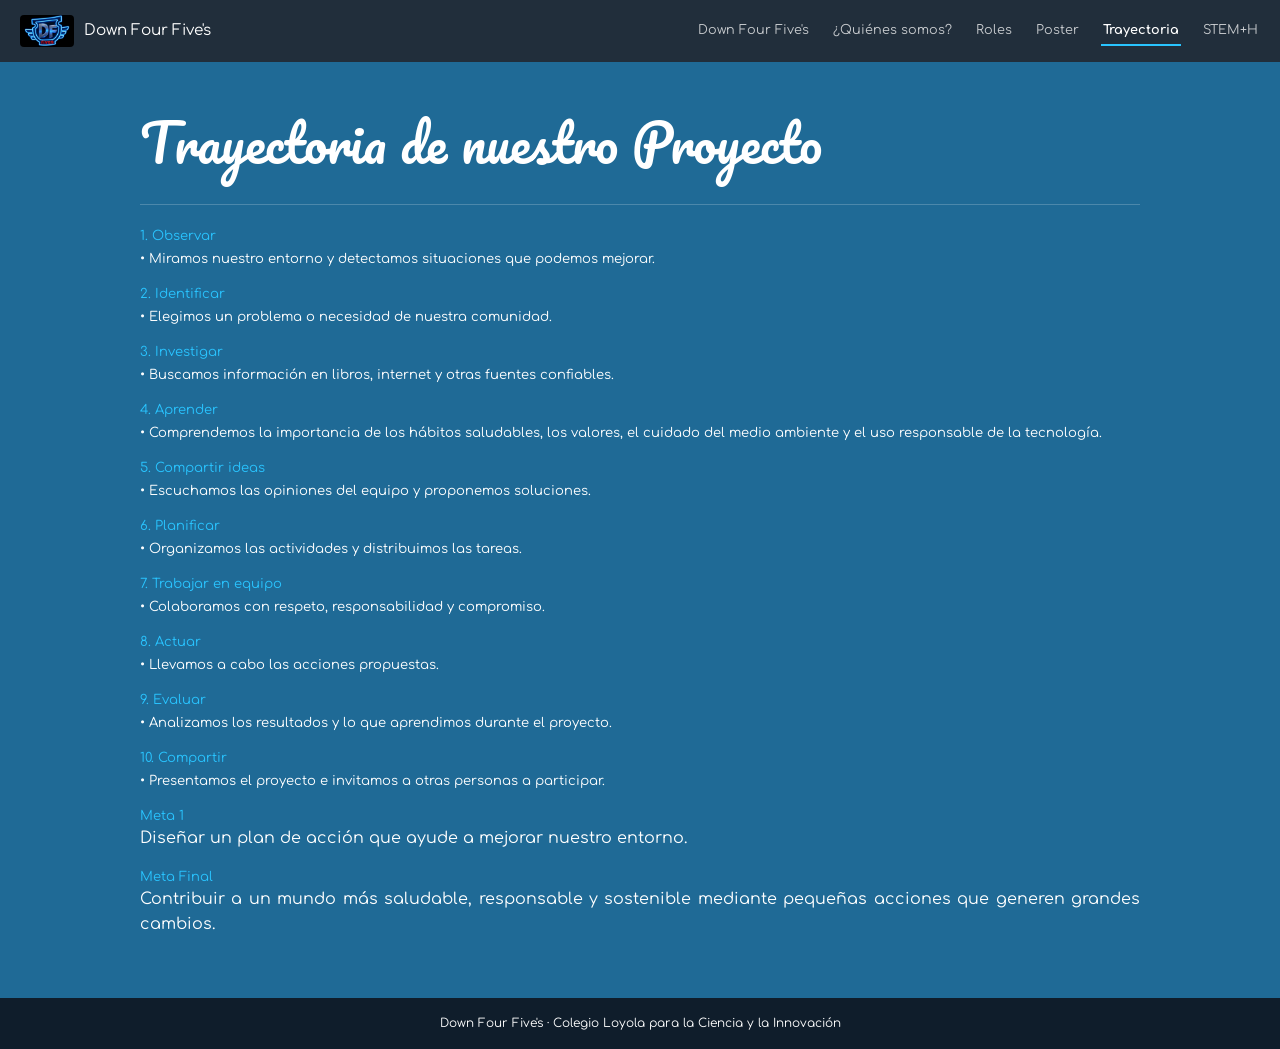
<file: trayectoria.html>
<!DOCTYPE html>
<html lang="es">
<head>
<meta charset="UTF-8">
<meta name="viewport" content="width=device-width, initial-scale=1">
<title>Trayectoria | Down Four Five's</title>
<link rel="preconnect" href="https://fonts.googleapis.com">
<link href="https://fonts.googleapis.com/css2?family=Comfortaa:wght@400;700&family=Pacifico&display=swap" rel="stylesheet">
<link rel="stylesheet" href="style.css">
</head>
<body>
<nav class="nav">
  <a class="logo" href="index.html"><img src="img/logopag.jpeg" alt="Logo Down Four Five's"><span>Down Four Five's</span></a>
  <a class="link" data-p="index" href="index.html">Down Four Five's</a>
  <a class="link" data-p="quienes" href="quienes-somos.html">¿Quiénes somos?</a>
  <a class="link" data-p="roles" href="roles.html">Roles</a>
  <a class="link" data-p="poster" href="poster.html">Poster</a>
  <a class="link" data-p="trayectoria" href="trayectoria.html">Trayectoria</a>
  <a class="link" data-p="stem" href="stem-h.html">STEM+H</a>
</nav>
<main class="seccion"><div class="contenido"><h1>Trayectoria de nuestro Proyecto</h1>
<div class="pasos">
<h3>1. Observar</h3><p>Miramos nuestro entorno y detectamos situaciones que podemos mejorar.</p>
<h3>2. Identificar</h3><p>Elegimos un problema o necesidad de nuestra comunidad.</p>
<h3>3. Investigar</h3><p>Buscamos información en libros, internet y otras fuentes confiables.</p>
<h3>4. Aprender</h3><p>Comprendemos la importancia de los hábitos saludables, los valores, el cuidado del medio ambiente y el uso responsable de la tecnología.</p>
<h3>5. Compartir ideas</h3><p>Escuchamos las opiniones del equipo y proponemos soluciones.</p>
<h3>6. Planificar</h3><p>Organizamos las actividades y distribuimos las tareas.</p>
<h3>7. Trabajar en equipo</h3><p>Colaboramos con respeto, responsabilidad y compromiso.</p>
<h3>8. Actuar</h3><p>Llevamos a cabo las acciones propuestas.</p>
<h3>9. Evaluar</h3><p>Analizamos los resultados y lo que aprendimos durante el proyecto.</p>
<h3>10. Compartir</h3><p>Presentamos el proyecto e invitamos a otras personas a participar.</p>
</div>
<div class="metas"><h3>Meta 1</h3><p>Diseñar un plan de acción que ayude a mejorar nuestro entorno.</p>
<h3>Meta Final</h3><p>Contribuir a un mundo más saludable, responsable y sostenible mediante pequeñas acciones que generen grandes cambios.</p></div>
</div></main>
<footer>Down Four Five's · Colegio Loyola para la Ciencia y la Innovación</footer>
<script>document.querySelector('[data-p="trayectoria"]').classList.add('activo');</script>
</body>
</html>
</file>
<file: style.css>
:root {
    --azul: #1f6a96;
    --azul-osc: #0f1d2b;
    --cian: #29c4ff;
    --texto: #fff;
    --rojo: #ff2a3c;
}

* {
    box-sizing: border-box;
    margin: 0;
    padding: 0;
}

html {
    scroll-padding-top: 70px;
}

body {
    
    font-family: 'Comfortaa', sans-serif;
    margin: 0;
    padding: 0;

    color: var(--texto);
    line-height: 1.6;
}

a {
    color: inherit;
    text-decoration: none;
}

/* Barra de navegación */
.nav {
    position: sticky;
    top: 0;
    z-index: 10;
    display: flex;
    align-items: center;
    gap: 20px;
    flex-wrap: wrap;
    padding: 15px 20px;
    background: rgba(15, 29, 43, .92);
    font-size: .8rem;
}

.nav .logo {
    display: flex;
    align-items: center;
    gap: 10px;
    font-size: .95rem;
    margin-right: auto;
}

.nav .logo img {
    height: 32px;
    width: auto;
    border-radius: 4px;
}

.nav a.link {
    opacity: .75;
    padding: 4px 2px;
    border-bottom: 2px solid transparent;
}

.nav a.link:hover,
.nav a.link:focus-visible {
    opacity: 1
}

.nav a.activo {
    opacity: 1;
    font-weight: 700;
    border-bottom-color: var(--cian);
}

/* Portada */
.hero {
    position: relative;
    min-height: 300px;
    display: grid;
    place-items: center;
    text-align: center;
    background-image: url(img/baner.png);
    background-repeat: no-repeat;
    background-size: cover;
    background-position: center;
    overflow: hidden;
}

.hero h1 {
    font-family: 'Pacifico', cursive;
    font-weight: 400;
    font-size: clamp(2.4rem, 8vw, 4.5rem);
    margin: 0;
    padding: 20px;
    text-shadow: 0 0 18px var(--cian);
}

/* Secciones */
.seccion {
    background: var(--azul);
    padding: 40px 6vw 60px;
}

.seccion h1,
.seccion h2 {
    font-family: 'Pacifico', cursive;
    font-weight: 400;
}

.seccion h1 {
    font-size: clamp(2rem, 6vw, 3.2rem);
    margin: 0 0 20px;
    padding-bottom: 20px;
    border-bottom: 1px solid rgba(255, 255, 255, .2);
}

.seccion h2 {
    font-size: 1.8rem;
    margin: 0 0 12px;
}

.cian {
    color: var(--cian)
}

.contenido {
    max-width: 1000px;
    margin: 0 auto;
}

.descripcion {
    display: grid;
    grid-template-columns: minmax(240px, 1fr) 1.4fr;
    gap: 28px;
    align-items: start;
}

.descripcion img {
    width: 100%;
    display: block;
    margin-bottom: 14px;
    border-radius: 2px;
    background: #0b1118;
    aspect-ratio: 16/9;
    object-fit: cover;
}

.descripcion p {
    text-align: justify;
    font-size: .85rem;
    text-align: justify;
}

.pilares {
    padding-left: 1.2rem;
    font-size: .85rem
}

.pilares li {
    margin-bottom: 14px;
    text-align: justify
}

/* Roles */
.rol {
    margin-bottom: 26px;
    font-size: .82rem
}

.rol h3 {
    margin: 0 0 6px;
    font-size: .85rem;
    font-weight: 400;
    color: var(--cian)
}

.rol p {
    margin: 0 0 8px;
    text-align: justify;
}


/* Sección del equipo */
.equipo {
    margin-top: 30px;
}

/* Lista de integrantes */
.lista-integrantes {
    display: flex;
    flex-direction: column;
    gap: 20px;
    margin-top: 20px;
}

/* Presentación de cada integrante */
.integrante {
    display: flex;
    align-items: center;
    gap: 20px;
    padding: 15px;
    border-radius: 10px;
    
}

/* Fotografía */
.integrante img {
    width: 400px;
    height: auto;
    object-fit: cover;
    flex-shrink: 0;
}

/* Información del integrante */
.info-integrante h3 {
    margin: 0 0 8px;
    
}

.info-integrante p {
    margin: 0;
    line-height: 1.6;
    text-align: justify;
}


/* Trayectoria */
.pasos {
    list-style: none;
    margin: 0;
    padding: 0;
    font-size: .82rem
}

.pasos h3 {
    margin: 14px 0 2px;
    font-size: .82rem;
    font-weight: 400;
    color: var(--cian)
}

.pasos p {
    margin: 0;
    text-align: justify;
}

.pasos p::before {
    content: "• "
}

.metas h3 {
    margin: 14px 0 0;
    font-size: .82rem;
    font-weight: 400;
    color: var(--cian)
}

.metas p {
    margin: 0;
    text-align: justify;
}


/* Contenedor del póster y el QR */
.poster {
    display: flex;
    justify-content: center;
    align-items: center;
    gap: 30px;
    padding: 30px;
}

/* Póster */
.poster-hoja {
    flex: 1;
    max-width: 700px;
}

.poster-hoja img {
    display: block;
    width: 100%;
    height: auto;
}

/* Código QR */
.qr {
    width: 200px;
    flex-shrink: 0;
}

.qr img {
    display: block;
    width: 100%;
    height: auto;
}

/* Adaptación para celulares */
@media (max-width: 600px) {
    .poster {
        flex-direction: column;
        gap: 20px;
    }

    .poster-hoja {
        width: 100%;
    }

    .qr {
        width: 160px;
    }
}


/* Póster */
.titulo-poster {
    text-align: center;
    font-family: 'Pacifico', cursive;
    font-size: 1.8rem;
    padding: 30px 10px;
    background: var(--azul);
    margin: 0
}

/* Pie */
footer {
    background: var(--azul-osc);
    padding: 16px;
    text-align: center;
    font-size: .75rem
}

@media(max-width:700px) {

    .descripcion,
    .poster,
    .poster-hoja {
        grid-template-columns: 1fr
    }
}

@media(prefers-reduced-motion:reduce) {
    * {
        transition: none !important
    }
}
.quienes-somos-texto {
    background-color: #fff;
    color: #334155;
    padding: 60px 8%;
    border-radius: 30px 30px 0 0;
    margin-top: -20px;
    position: relative;
    text-align: justify;
}

.quienes-somos-texto h2 {
    color: #1f6a96;
    margin-bottom: 24px;
}

.relato-grupal {
    margin-bottom: 55px;
}

.relato-grupal p,
.autobiografia p {
    line-height: 1.8;
    margin-bottom: 16px;
    text-align: justify;
    text-align: justify;
}

.autobiografia {
    padding: 28px 0;
    border-bottom: 1px solid #e2e8f0;
}

.autobiografia h3 {
    color: #1f6a96;
    margin-bottom: 18px;
}

.autobiografia h4 {
    color: #1f6a96;
    margin: 22px 0 10px;
}

@media (max-width: 600px) {
    .quienes-somos-texto {
        padding: 40px 22px;
    }
}
.video-equipo {
    width: 100%;
    max-width: 850px;
    margin: 0 auto 50px;
    display: flex;
    justify-content: center;
}

.video-equipo video {
    display: block;
    width: 100%;
    height: auto;
    border-radius: 14px;
    background-color: #0f1d2b;
}
</file>
